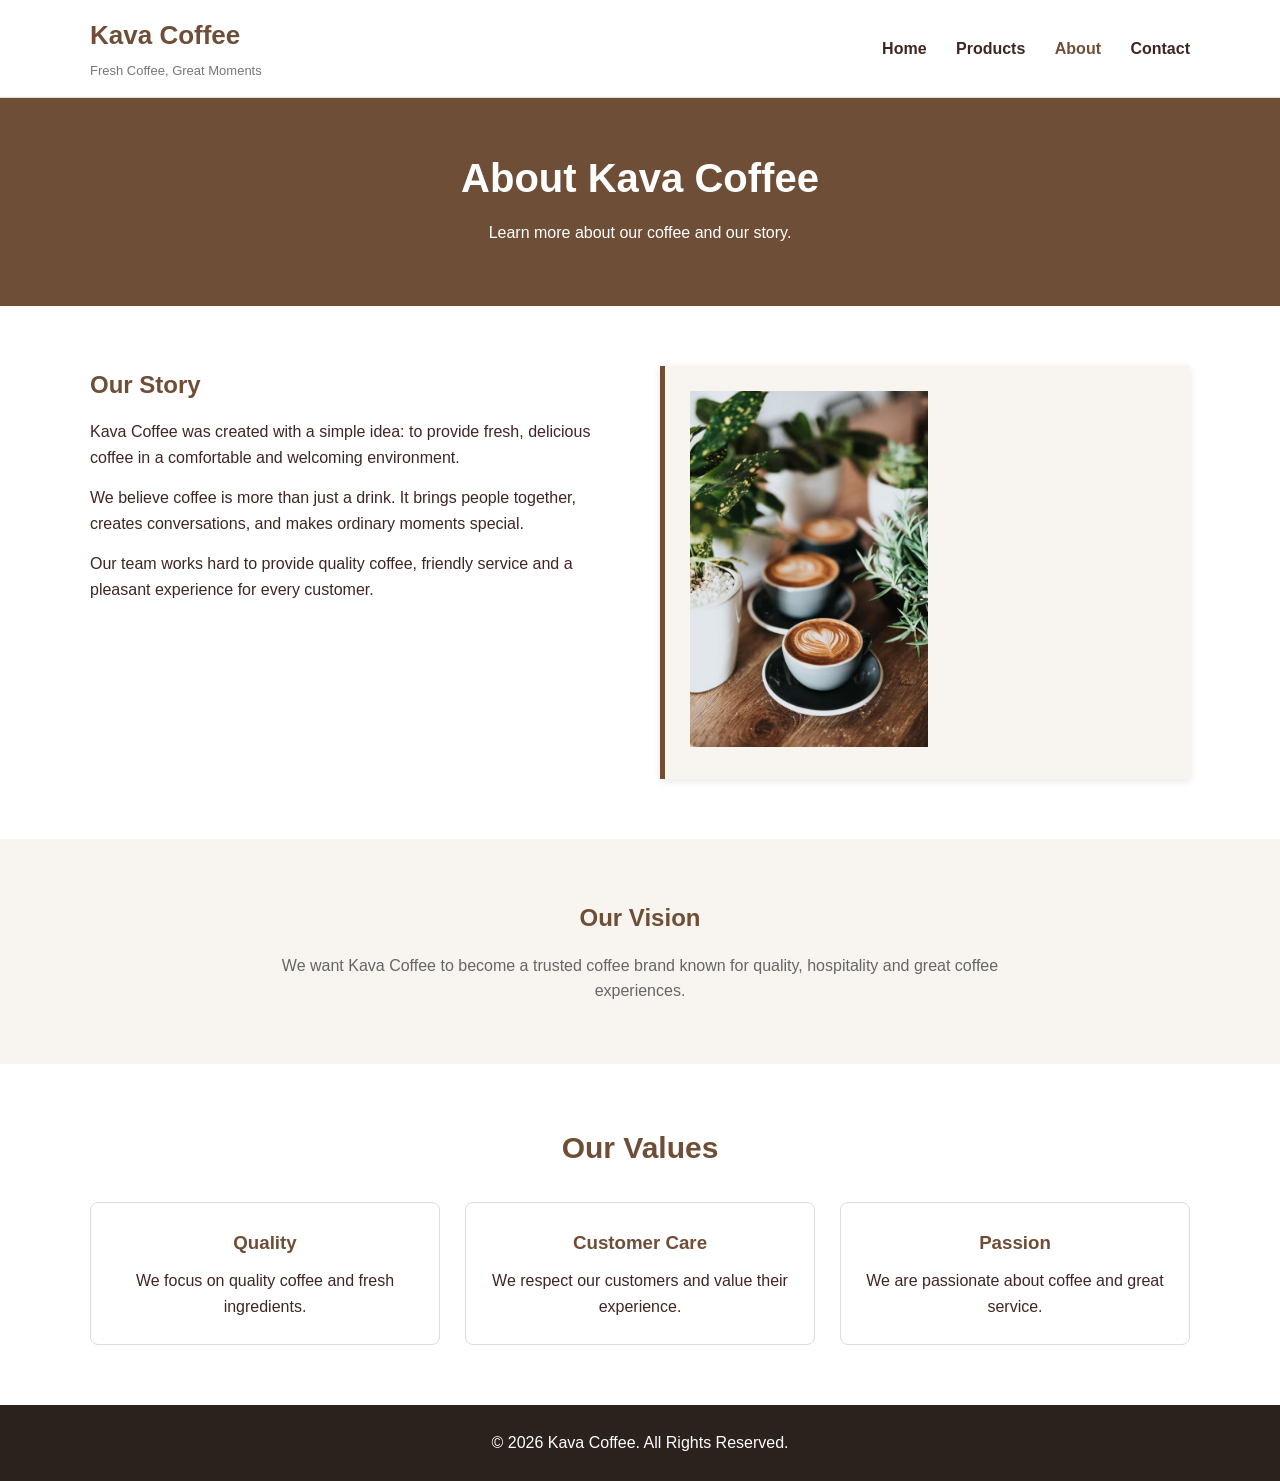
<file: about.html>
<!DOCTYPE html>
<html lang="en">
<head>
    <meta charset="UTF-8">
    <meta name="viewport" content="width=device-width, initial-scale=1.0">
    <title>Kava Coffee | About</title>
    <link rel="stylesheet" href="style.css">
</head>
<body>

    <header>
        <div class="container nav-container">
            <div class="logo">
                <h2>Kava Coffee</h2>
                <span>Fresh Coffee, Great Moments</span>
            </div>

            <nav>
                <a href="index.html">Home</a>
                <a href="products.html">Products</a>
                <a href="about.html" class="active">About</a>
                <a href="contact.html">Contact</a>
            </nav>
        </div>
    </header>

    <section class="page-title">
        <h1>About Kava Coffee</h1>
        <p>Learn more about our coffee and our story.</p>
    </section>

    <!-- About -->
    <section class="about">
        <div class="container about-grid">

            <div class="about-text">
                <h2>Our Story</h2>

                <p>
                    Kava Coffee was created with a simple idea:
                    to provide fresh, delicious coffee in a comfortable
                    and welcoming environment.
                </p>

                <p>
                    We believe coffee is more than just a drink.
                    It brings people together, creates conversations,
                    and makes ordinary moments special.
                </p>

                <p>
                    Our team works hard to provide quality coffee,
                    friendly service and a pleasant experience for
                    every customer.
                </p>
            </div>

            <div class="mission">
                <div class="img">
                    <img src="web-images/about coffe pic.avif" alt="Mission Icon">
                    </div>

        </div>
    </section>

    <section class="vision">
        <div class="container">
            <h2>Our Vision</h2>
            <p>
                We want Kava Coffee to become a trusted coffee brand
                known for quality, hospitality and great coffee experiences.
            </p>
        </div>
    </section>

    <section class="values">
        <div class="container">
            <h2>Our Values</h2>

            <div class="value-grid">

                <div>
                    <h3>Quality</h3>
                    <p>
                        We focus on quality coffee and fresh ingredients.
                    </p>
                </div>

                <div>
                    <h3>Customer Care</h3>
                    <p>
                        We respect our customers and value their experience.
                    </p>
                </div>

                <div>
                    <h3>Passion</h3>
                    <p>
                        We are passionate about coffee and great service.
                    </p>
                </div>

            </div>
        </div>
    </section>

    <footer>
        <p>© 2026 Kava Coffee. All Rights Reserved.</p>
    </footer>

</body>
</html>
</file>
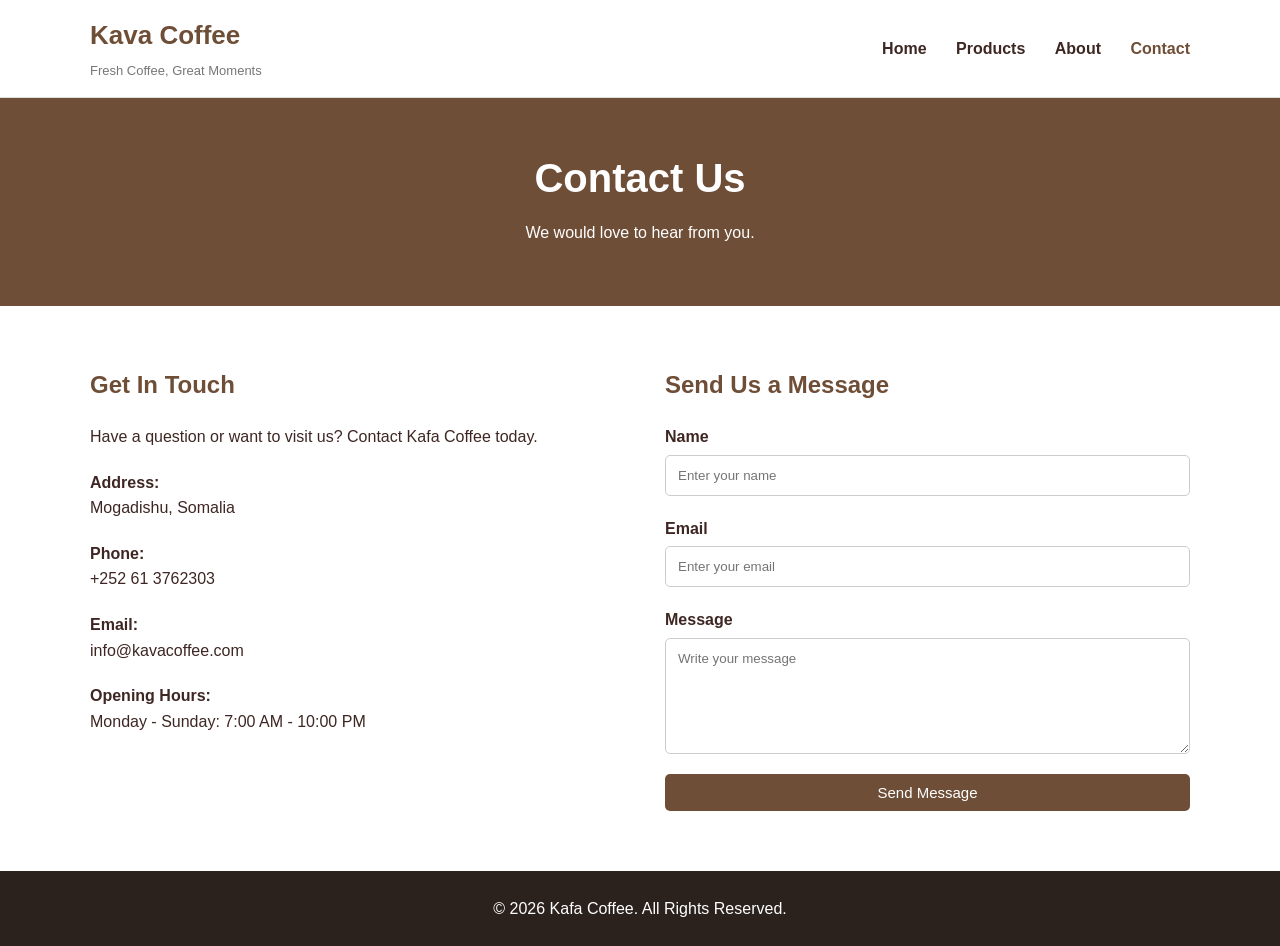
<file: contact.html>
<!DOCTYPE html>
<html lang="en">
<head>
    <meta charset="UTF-8">
    <meta name="viewport" content="width=device-width, initial-scale=1.0">
    <title>Kafa Coffee | Contact</title>
    <link rel="stylesheet" href="style.css">
</head>
<body>

    <header>
        <div class="container nav-container">
            <div class="logo">
                <h2>Kava Coffee</h2>
                <span>Fresh Coffee, Great Moments</span>
            </div>

            <nav>
                <a href="index.html">Home</a>
                <a href="products.html">Products</a>
                <a href="about.html">About</a>
                <a href="contact.html" class="active">Contact</a>
            </nav>
        </div>
    </header>

    <section class="page-title">
        <h1>Contact Us</h1>
        <p>We would love to hear from you.</p>
    </section>

    <!-- Contact -->
    <section class="contact">
        <div class="container contact-grid">

            <div class="contact-info">
                <h2>Get In Touch</h2>

                <p>
                    Have a question or want to visit us?
                    Contact Kafa Coffee today.
                </p>

                <p>
                    <strong>Address:</strong><br>
                    Mogadishu, Somalia
                </p>

                <p>
                    <strong>Phone:</strong><br>
                    +252 61 3762303
                </p>

                <p>
                    <strong>Email:</strong><br>
                    info@kavacoffee.com
                </p>

                <p>
                    <strong>Opening Hours:</strong><br>
                    Monday - Sunday: 7:00 AM - 10:00 PM
                </p>
            </div>

            <div class="contact-form">
                <h2>Send Us a Message</h2>

                <form>

                    <label for="name">Name</label>
                    <input
                        type="text"
                        id="name"
                        placeholder="Enter your name"
                    >

                    <label for="email">Email</label>
                    <input
                        type="email"
                        id="email"
                        placeholder="Enter your email"
                    >

                    <label for="message">Message</label>
                    <textarea
                        id="message"
                        rows="6"
                        placeholder="Write your message"
                    ></textarea>

                    <button type="submit">Send Message</button>

                </form>
            </div>

        </div>
    </section>

    <footer>
        <p>© 2026 Kafa Coffee. All Rights Reserved.</p>
    </footer>

</body>
</html>
</file>
<file: style.css>
* {
    margin: 0;
    padding: 0;
    box-sizing: border-box;
}

html {
    scroll-behavior: smooth;
}

body {
    font-family: Arial, sans-serif;
    line-height: 1.6;
    color: #3e2723;
    background-color: #f8f4ef;
    padding-top: 86px;
}

.container {
    width: 90%;
    max-width: 1100px;
    margin: auto;
}

a {
    text-decoration: none;
}

header {
    background-color: #fff;
    border-bottom: 1px solid #ddd;
    padding: 15px 0;

    position: fixed;
    top: 0;
    left: 0;
    width: 100%;
    z-index: 1000;
}

.nav-container {
    display: flex;
    justify-content: space-between;
    align-items: center;
}

.logo h2 {
    color: #6f4e37;
    font-size: 26px;
}

.logo span {
    font-size: 13px;
    color: #777;
}

nav a {
    color: #3e2723;
    margin-left: 25px;
    font-weight: bold;
}

nav a:hover,
nav a.active {
    color: #6f4e37;
}


.btn {
    display: inline-block;
    background-color: #6f4e37;
    color: white;
    padding: 12px 25px;
    border-radius: 5px;
    font-weight: bold;
}

.btn:hover {
    background-color: #4e342e;
}

.center-btn {
    display: block;
    width: fit-content;
    margin: 35px auto 0;
}


.hero {
    min-height: 550px;

    background-image:
        linear-gradient(
            rgba(0, 0, 0, 0.45),
            rgba(0, 0, 0, 0.45)
        ),
        url("web-images/heropic.jpg");

    background-size: cover;
    background-position: center;

    display: flex;
    align-items: center;
}

.hero-content {
    width: 90%;
    max-width: 1100px;
    margin: auto;
}

.hero-content h1 {
    max-width: 600px;
    font-size: 50px;
    color: white;
    margin-bottom: 20px;
}

.hero-content p {
    max-width: 550px;
    font-size: 19px;
    color: white;
    margin-bottom: 30px;
}


.welcome {
    padding: 60px 0;
    text-align: center;
    background-color: white;
}

.welcome h2 {
    font-size: 32px;
    color: #6f4e37;
    margin-bottom: 15px;
}

.welcome p {
    max-width: 750px;
    margin: auto;
    color: #666;
}


.why-us {
    padding: 60px 0;
    text-align: center;
}

.why-us h2 {
    font-size: 30px;
    margin-bottom: 30px;
    color: #6f4e37;
}

.feature-grid {
    display: grid;
    grid-template-columns: repeat(3, 1fr);
    gap: 25px;
}

.feature-card {
    background-color: white;
    padding: 30px 20px;
    border-radius: 8px;
    box-shadow: 0 2px 8px rgba(0, 0, 0, 0.1);
}

.feature-card h3 {
    color: #6f4e37;
    margin-bottom: 12px;
}

.feature-card p {
    color: #666;
}


.featured {
    padding: 60px 0;
    background-color: white;
    text-align: center;
}

.featured h2 {
    color: #6f4e37;
    font-size: 30px;
}

.section-intro {
    color: #666;
    margin: 10px 0 30px;
}


.product-section {
    padding: 60px 0;
}

.product-section:nth-child(even) {
    background-color: white;
}

.product-section h2 {
    text-align: center;
    color: #6f4e37;
    font-size: 30px;
    margin-bottom: 30px;
}

.product-grid {
    display: grid;
    grid-template-columns: repeat(3, 1fr);
    gap: 25px;
}

.product-card {
    background-color: white;
    padding-bottom: 20px;
    text-align: center;
    border-radius: 8px;
    overflow: hidden;
    box-shadow: 0 2px 8px rgba(0, 0, 0, 0.1);
}

.product-card img {
    width: 100%;
    height: 220px;
    object-fit: cover;
}

.product-card h3 {
    margin-top: 15px;
}

.product-card p {
    color: #666;
    padding: 5px 15px;
}

.product-card h4 {
    color: #6f4e37;
    font-size: 20px;
    margin: 10px;
}

.product-card button,
.contact-form button {
    background-color: #6f4e37;
    color: white;
    border: none;
    padding: 10px 20px;
    border-radius: 5px;
    cursor: pointer;
    font-size: 15px;
}

.product-card button:hover,
.contact-form button:hover {
    background-color: #4e342e;
}


/* =========================
   CTA
========================= */

.cta {
    background-color: #6f4e37;
    color: white;
    text-align: center;
    padding: 60px 0;
}

.cta h2 {
    font-size: 32px;
    margin-bottom: 10px;
}

.cta p {
    margin-bottom: 25px;
}

.light-btn {
    background-color: white;
    color: #6f4e37;
}

.light-btn:hover {
    background-color: #f0e8df;
}


.page-title {
    background-color: #6f4e37;
    color: white;
    text-align: center;
    padding: 60px 20px;
}

.page-title h1 {
    font-size: 40px;
    margin-bottom: 10px;
}

.about {
    padding: 60px 0;
    background-color: white;
}

.about-grid {
    display: grid;
    grid-template-columns: 1fr 1fr;
    gap: 40px;
}

.about h2,
.mission h2,
.vision h2 {
    color: #6f4e37;
    margin-bottom: 15px;
}

.about-text p {
    margin-bottom: 15px;
}

.mission {
    background-color: #f8f4ef;
    padding: 25px;
    border-left: 5px solid #6f4e37;
    box-shadow: 0 2px 8px rgba(0, 0, 0, 0.1);
}
.mission img{
    color: #666;
    width: 50%;
}


.vision {
    padding: 60px 0;
    text-align: center;
}

.vision p {
    max-width: 750px;
    margin: auto;
    color: #666;
}


.values {
    background-color: white;
    padding: 60px 0;
    text-align: center;
}

.values h2 {
    font-size: 30px;
    margin-bottom: 10px;
    color: #6f4e37;
}

.value-grid {
    display: grid;
    grid-template-columns: repeat(3, 1fr);
    gap: 25px;
    margin-top: 30px;
}

.value-grid div {
    padding: 25px;
    border: 1px solid #ddd;
    border-radius: 8px;
}

.value-grid h3 {
    color: #6f4e37;
    margin-bottom: 10px;
}


.contact {
    padding: 60px 0;
    background-color: white;
}

.contact-grid {
    display: grid;
    grid-template-columns: 1fr 1fr;
    gap: 50px;
}

.contact-info h2,
.contact-form h2 {
    color: #6f4e37;
    margin-bottom: 20px;
}

.contact-info p {
    margin-bottom: 20px;
}

form {
    display: flex;
    flex-direction: column;
}

form label {
    margin-bottom: 5px;
    font-weight: bold;
}

form input,
form textarea {
    padding: 12px;
    margin-bottom: 20px;
    border: 1px solid #ccc;
    border-radius: 5px;
    font-family: inherit;
}

form button {
    font-size: 16px;
}


footer {
    background-color: #2b211d;
    color: white;
    text-align: center;
    padding: 25px;
}

@media (max-width: 768px) {

    .nav-container {
        flex-direction: column;
        gap: 15px;
    }

    nav a {
        margin: 0 7px;
    }

    .hero {
        min-height: 500px;
    }

    .hero-content h1 {
        font-size: 38px;
    }

    .feature-grid {
        grid-template-columns: repeat(2, 1fr);
    }

    .product-grid {
        grid-template-columns: repeat(2, 1fr);
    }

    .about-grid,
    .contact-grid {
        grid-template-columns: 1fr;
    }

    .value-grid {
        grid-template-columns: 1fr;
    }
}


@media (max-width: 500px) {

    body {
        padding-top: 125px;
    }

    header {
        padding: 12px 0;
    }

    .logo h2 {
        font-size: 22px;
    }

    .logo span {
        font-size: 11px;
    }

    nav a {
        font-size: 14px;
        margin: 0 4px;
    }

    .hero {
        min-height: 450px;
    }

    .hero-content h1 {
        font-size: 30px;
    }

    .hero-content p {
        font-size: 16px;
    }

    .feature-grid,
    .product-grid {
        grid-template-columns: 1fr;
    }

    .page-title h1 {
        font-size: 32px;
    }

    .product-card img {
        height: 240px;
    }
}
</file>
